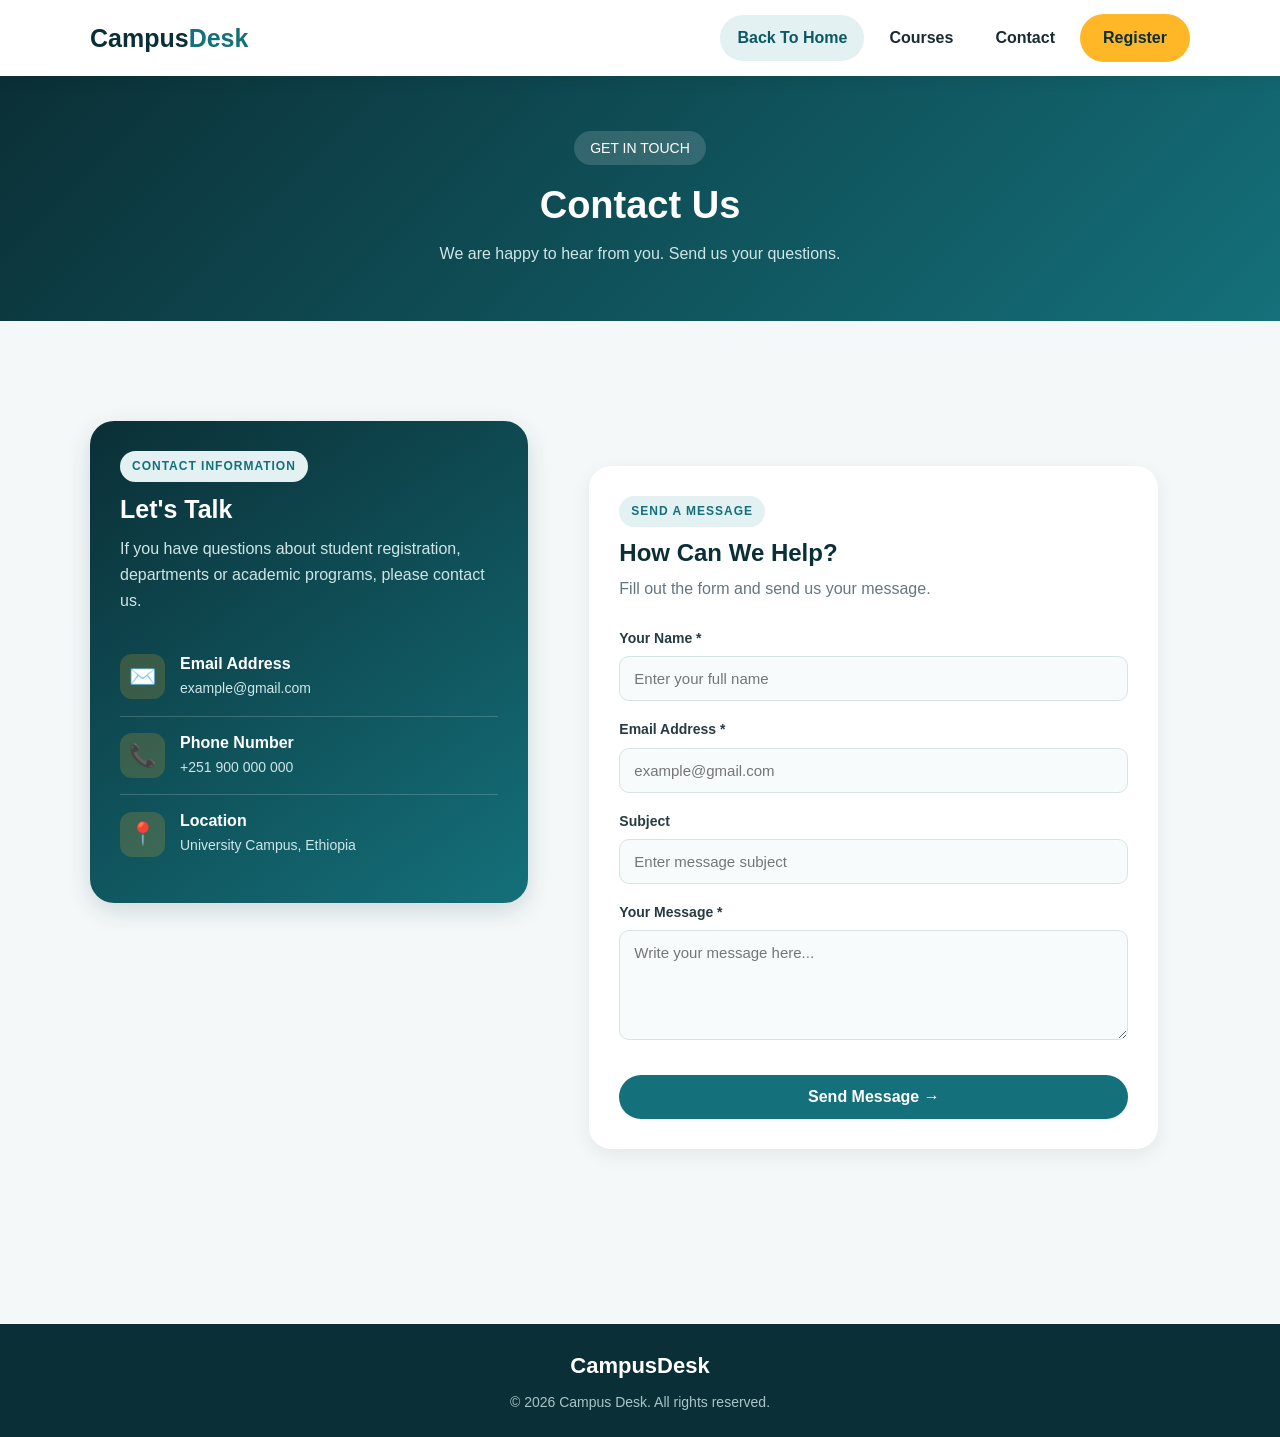
<file: OUR CAMPUS DESK/contact-us.html>
<!DOCTYPE html>
<html lang="en">
<head>
  <meta charset="UTF-8">
  <meta name="viewport" content="width=device-width, initial-scale=1.0">
  <meta name="description" content="Contact Campus Desk">
  <title>Campus Desk | Contact</title>
  <link rel="stylesheet" href="style.css">
</head>
<body>

  <!-- NAVBAR -->
  <header class="navbar">
    <div class="container navbar-inner">
      <a class="logo" href="index.html">Campus<span>Desk</span></a>

      <nav class="nav-links">
        <a href="index.html">Back To Home</a>
        <a href="course.html">Courses</a>
        <a class="active" href="contact.html">Contact</a>
        <a class="nav-button" href="form.html">Register</a>
      </nav>
    </div>
  </header>

  <main>

    <!-- PAGE HERO -->
    <section class="page-hero">
      <div class="container">
        <span class="hero-badge">GET IN TOUCH</span>
        <h1>Contact Us</h1>
        <p>We are happy to hear from you. Send us your questions.</p>
      </div>
    </section>

    <!-- CONTACT CONTENT -->
    <section class="section">
      <div class="container contact-layout">

        <!-- CONTACT INFORMATION -->
        <div class="contact-information">
          <span class="small-heading">CONTACT INFORMATION</span>
          <h2>Let's Talk</h2>
          <p>
            If you have questions about student registration,
            departments or academic programs, please contact us.
          </p>

          <div class="contact-detail">
            <div class="contact-icon">✉️</div>
            <div>
              <h3>Email Address</h3>
              <p>example@gmail.com</p>
            </div>
          </div>

          <div class="contact-detail">
            <div class="contact-icon">📞</div>
            <div>
              <h3>Phone Number</h3>
              <p>+251 900 000 000</p>
            </div>
          </div>

          <div class="contact-detail">
            <div class="contact-icon">📍</div>
            <div>
              <h3>Location</h3>
              <p>University Campus, Ethiopia</p>
            </div>
          </div>

        </div>

        <!-- CONTACT FORM -->
        <div class="form-card contact-form-card" id="contact-form">

          <div class="form-card-heading">
            <span class="small-heading">SEND A MESSAGE</span>
            <h2>How Can We Help?</h2>
            <p>Fill out the form and send us your message.</p>
          </div>

          <form action="#" method="post">

            <div class="field-group">
              <label for="contact-name">Your Name *</label>
              <input
                type="text"
                id="contact-name"
                name="name"
                placeholder="Enter your full name"
                required
              >
            </div>

            <div class="field-group">
              <label for="contact-email">Email Address *</label>
              <input
                type="email"
                id="contact-email"
                name="email"
                placeholder="example@gmail.com"
                required
              >
            </div>

            <div class="field-group">
              <label for="subject">Subject</label>
              <input
                type="text"
                id="subject"
                name="subject"
                placeholder="Enter message subject"
              >
            </div>

            <div class="field-group">
              <label for="contact-message">Your Message *</label>
              <textarea
                id="contact-message"
                name="message"
                placeholder="Write your message here..."
                required
              ></textarea>
            </div>

            <button class="btn btn-dark contact-submit" type="submit">
              Send Message →
            </button>

          </form>
        </div>

      </div>
    </section>

  </main>

  <!-- FOOTER -->
  <footer class="footer">
    <div class="container footer-inner">
      <a class="footer-logo" href="index.html">CampusDesk</a>
      <p>&copy; 2026 Campus Desk. All rights reserved.</p>
    </div>
  </footer>

</body>
</html>
</file>
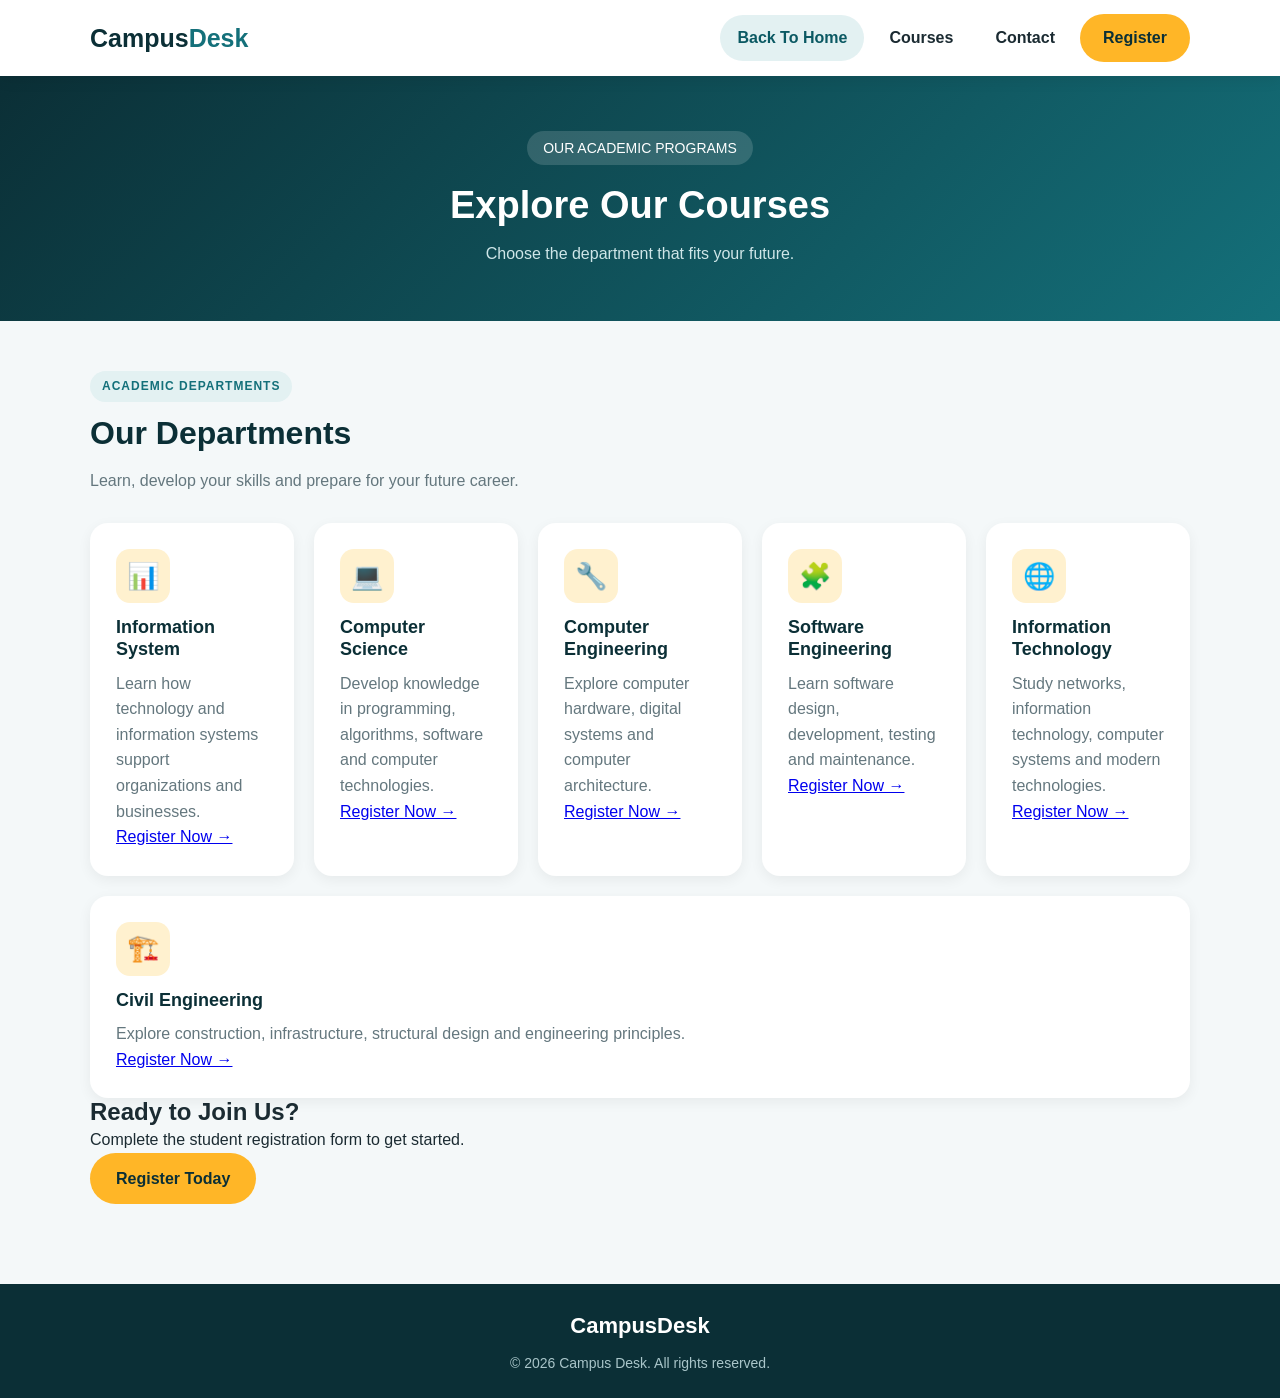
<file: OUR CAMPUS DESK/course.html>
<!DOCTYPE html>
<html lang="en">

<head>
  <meta charset="UTF-8">
  <meta name="viewport" content="width=device-width, initial-scale=1.0">
  <meta name="description" content="Explore Campus Desk academic departments">
  <title>Campus Desk | Courses</title>
  <link rel="stylesheet" href="style.css">
</head>

<body>

  <!-- NAVBAR -->
  <header class="navbar">
    <div class="container navbar-inner">
      <a class="logo" href="index.html">Campus<span>Desk</span></a>

      <nav class="nav-links">
        <a href="index.html">Back To Home</a>
        <a class="active" href="course.html">Courses</a>
        <a href="contact.html">Contact</a>
        <a class="nav-button" href="form.html">Register</a>
      </nav>
    </div>
  </header>

  <main>

    <!-- PAGE HERO -->
    <section class="page-hero">
      <div class="container">
        <span class="hero-badge">OUR ACADEMIC PROGRAMS</span>
        <h1>Explore Our Courses</h1>
        <p>Choose the department that fits your future.</p>
      </div>
    </section>

    <!-- COURSES -->
    <section class="section">
      <div class="container">

        <div class="section-heading">
          <span class="small-heading">ACADEMIC DEPARTMENTS</span>
          <h2 class="section-title">Our Departments</h2>
          <p class="section-text">
            Learn, develop your skills and prepare for your future career.
          </p>
        </div>

        <div class="course-grid">

          <article class="course-card">
            <div class="course-icon">📊</div>
            <h3>Information System</h3>
            <p>
              Learn how technology and information systems
              support organizations and businesses.
            </p>
            <a href="form.html" class="course-link">Register Now →</a>
          </article>

          <article class="course-card">
            <div class="course-icon">💻</div>
            <h3>Computer Science</h3>
            <p>
              Develop knowledge in programming, algorithms,
              software and computer technologies.
            </p>
            <a href="form.html" class="course-link">Register Now →</a>
          </article>

          <article class="course-card">
            <div class="course-icon">🔧</div>
            <h3>Computer Engineering</h3>
            <p>
              Explore computer hardware, digital systems
              and computer architecture.
            </p>
            <a href="form.html" class="course-link">Register Now →</a>
          </article>

          <article class="course-card">
            <div class="course-icon">🧩</div>
            <h3>Software Engineering</h3>
            <p>
              Learn software design, development,
              testing and maintenance.
            </p>
            <a href="form.html" class="course-link">Register Now →</a>
          </article>

          <article class="course-card">
            <div class="course-icon">🌐</div>
            <h3>Information Technology</h3>
            <p>
              Study networks, information technology,
              computer systems and modern technologies.
            </p>
            <a href="form.html" class="course-link">Register Now →</a>
          </article>

          <article class="course-card">
            <div class="course-icon">🏗️</div>
            <h3>Civil Engineering</h3>
            <p>
              Explore construction, infrastructure,
              structural design and engineering principles.
            </p>
            <a href="form.html" class="course-link">Register Now →</a>
          </article>

        </div>

        <div class="course-cta">
          <h2>Ready to Join Us?</h2>
          <p>Complete the student registration form to get started.</p>
          <a href="form.html" class="btn">Register Today</a>
        </div>

      </div>
    </section>

  </main>

  <!-- FOOTER -->
  <footer class="footer">
    <div class="container footer-inner">
      <a class="footer-logo" href="index.html">CampusDesk</a>
      <p>&copy; 2026 Campus Desk. All rights reserved.</p>
    </div>
  </footer>

</body>

</html>
</file>
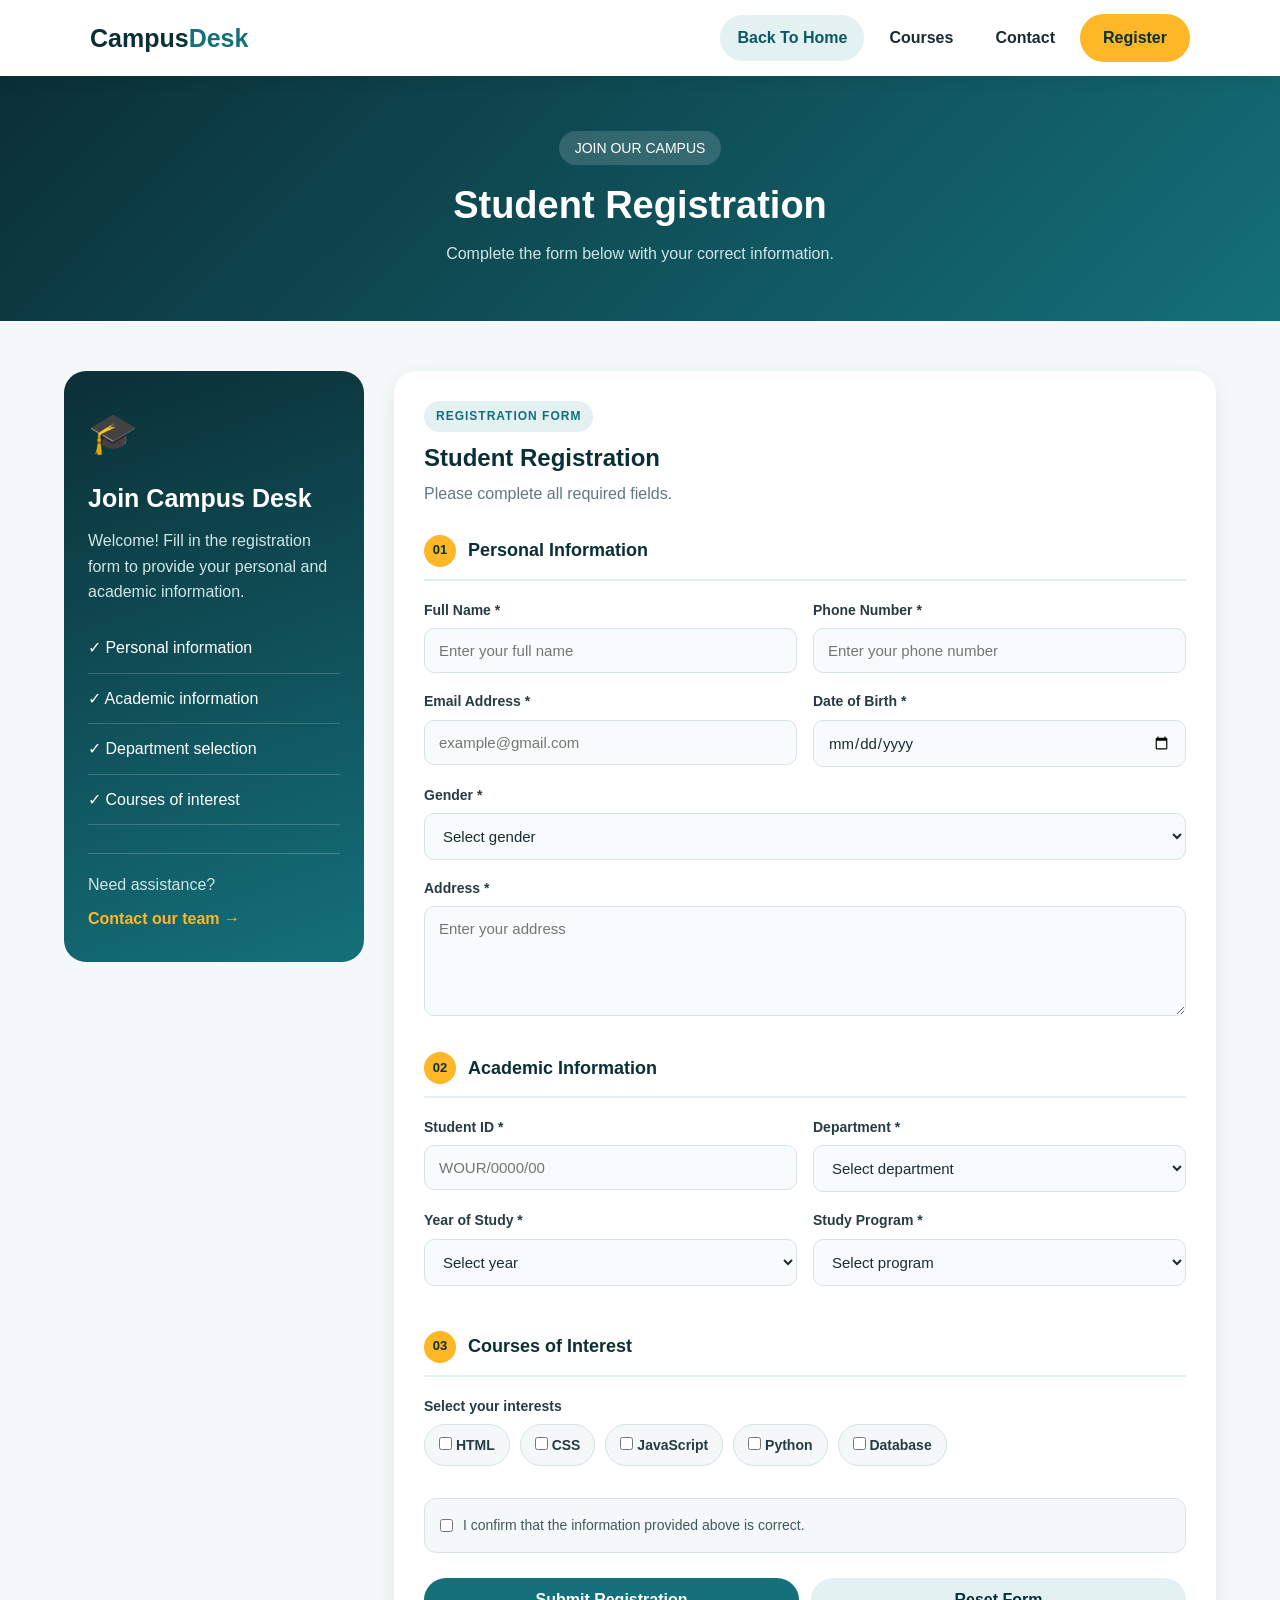
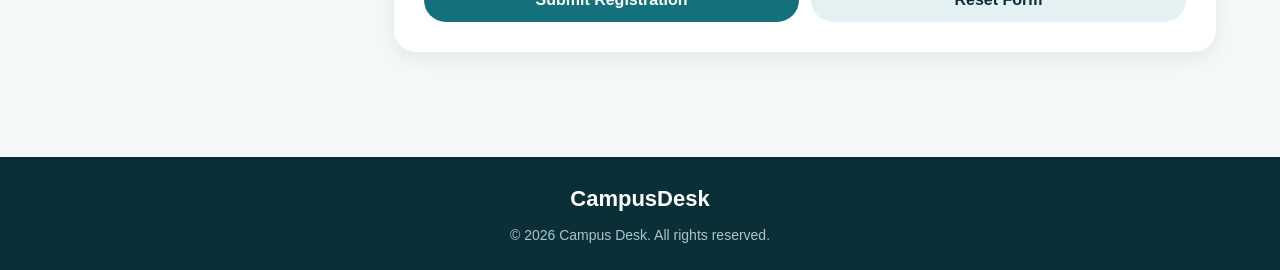
<file: OUR CAMPUS DESK/Form.html>
<!DOCTYPE html>
<html lang="en">

<head>
  <meta charset="UTF-8">
  <meta name="viewport" content="width=device-width, initial-scale=1.0">
  <meta name="description" content="Register as a student at Campus Desk">
  <title>Campus Desk | Student Registration</title>
  <link rel="stylesheet" href="style.css">
</head>

<body>

  <!-- NAVIGATION BAR -->
  <header class="navbar">
    <div class="container navbar-inner">

      <a class="logo" href="index.html">
        Campus<span>Desk</span>
      </a>

      <nav class="nav-links">
        <a href="index.html">Back To Home</a>
        <a href="course.html">Courses</a>
        <a href="contact-us.html">Contact</a>
        <a class="nav-button active" href="Form.html">Register</a>
      </nav>

    </div>
  </header>


  <main>

    <!-- PAGE HERO -->
    <section class="page-hero">
      <div class="container">

        <span class="hero-badge">JOIN OUR CAMPUS</span>

        <h1>Student Registration</h1>

        <p>
          Complete the form below with your correct information.
        </p>

      </div>
    </section>


    <!-- REGISTRATION SECTION -->
    <section class="section form-section">

      <div class="container form-layout">

        <!-- LEFT INFORMATION PANEL -->
        <aside class="form-side">

          <div class="form-side-icon">🎓</div>

          <h2>Join Campus Desk</h2>

          <p>
            Welcome! Fill in the registration form to provide
            your personal and academic information.
          </p>

          <ul>
            <li>✓ Personal information</li>
            <li>✓ Academic information</li>
            <li>✓ Department selection</li>
            <li>✓ Courses of interest</li>
          </ul>

          <div class="form-side-bottom">
            <p>Need assistance?</p>
            <a href="contact-us.html">
              Contact our team →
            </a>
          </div>

        </aside>


        <!-- RIGHT REGISTRATION FORM -->
        <div class="form-main">

          <div class="form-card" id="register">

            <div class="form-card-heading">

              <span class="small-heading">
                REGISTRATION FORM
              </span>

              <h2>Student Registration</h2>

              <p>
                Please complete all required fields.
              </p>

            </div>


            <form action="#" method="post">

              <!-- PERSONAL INFORMATION -->
              <div class="form-section-title">
                <span>01</span>
                Personal Information
              </div>


              <div class="field-row">

                <div class="field-group">
                  <label for="fullname">Full Name *</label>

                  <input type="text" id="fullname" name="fullname" placeholder="Enter your full name"
                    autocomplete="name" required>
                </div>


                <div class="field-group">
                  <label for="phone">Phone Number *</label>

                  <input type="tel" id="phone" name="phone" placeholder="Enter your phone number" autocomplete="tel"
                    required>
                </div>

              </div>


              <div class="field-row">

                <div class="field-group">
                  <label for="email">Email Address *</label>

                  <input type="email" id="email" name="email" placeholder="example@gmail.com" autocomplete="email"
                    required>
                </div>


                <div class="field-group">
                  <label for="dob">Date of Birth *</label>

                  <input type="date" id="dob" name="dob" required>
                </div>

              </div>


              <div class="field-group">
                <label for="gender">Gender *</label>

                <select id="gender" name="gender" required>
                  <option value="">Select gender</option>
                  <option value="Male">Male</option>
                  <option value="Female">Female</option>
                  <option value="Other">Other</option>
                </select>
              </div>


              <div class="field-group">
                <label for="address">Address *</label>

                <textarea id="address" name="address" placeholder="Enter your address" required></textarea>
              </div>



              <!-- ACADEMIC INFORMATION -->
              <div class="form-section-title">
                <span>02</span>
                Academic Information
              </div>


              <div class="field-row">

                <div class="field-group">
                  <label for="studentid">Student ID *</label>

                  <input type="text" id="studentid" name="studentid" placeholder="WOUR/0000/00" required>
                </div>


                <div class="field-group">
                  <label for="department">Department *</label>

                  <select id="department" name="department" required>
                    <option value="">Select department</option>
                    <option>Computer Science</option>
                    <option>Information System</option>
                    <option>Computer Engineering</option>
                    <option>Software Engineering</option>
                    <option>Information Technology</option>
                    <option>Civil Engineering</option>
                  </select>
                </div>

              </div>


              <div class="field-row">

                <div class="field-group">
                  <label for="year">Year of Study *</label>

                  <select id="year" name="year" required>
                    <option value="">Select year</option>
                    <option>Year 1</option>
                    <option>Year 2</option>
                    <option>Year 3</option>
                    <option>Year 4</option>
                    <option>Year 5</option>
                  </select>
                </div>


                <div class="field-group">
                  <label for="program">Study Program *</label>

                  <select id="program" name="program" required>
                    <option value="">Select program</option>
                    <option>Regular</option>
                    <option>Extension</option>
                    <option>Distance</option>
                    <option>Summer</option>
                  </select>
                </div>

              </div>



              <!-- COURSES OF INTEREST -->
              <div class="form-section-title">
                <span>03</span>
                Courses of Interest
              </div>


              <div class="field-group">

                <label>Select your interests</label>

                <div class="check-list">

                  <label class="check-item">
                    <input type="checkbox" name="interest" value="HTML">
                    <span>HTML</span>
                  </label>


                  <label class="check-item">
                    <input type="checkbox" name="interest" value="CSS">
                    <span>CSS</span>
                  </label>


                  <label class="check-item">
                    <input type="checkbox" name="interest" value="JavaScript">
                    <span>JavaScript</span>
                  </label>


                  <label class="check-item">
                    <input type="checkbox" name="interest" value="Python">
                    <span>Python</span>
                  </label>


                  <label class="check-item">
                    <input type="checkbox" name="interest" value="Database">
                    <span>Database</span>
                  </label>

                </div>

              </div>



              <!-- CONFIRMATION -->
              <div class="confirmation-box">

                <label class="confirmation-label">

                  <input type="checkbox" name="confirmation" required>

                  <span>
                    I confirm that the information provided
                    above is correct.
                  </span>

                </label>

              </div>



              <!-- FORM BUTTONS -->
              <div class="form-buttons">

                <button class="btn btn-dark" type="submit">
                  Submit Registration
                </button>

                <button class="btn btn-light" type="reset">
                  Reset Form
                </button>

              </div>

            </form>

          </div>

        </div>

      </div>

    </section>

  </main>



  <!-- FOOTER -->
  <footer class="footer">

    <div class="container footer-inner">

      <a class="footer-logo" href="index.html">
        CampusDesk
      </a>

      <p>
        &copy; 2026 Campus Desk. All rights reserved.
      </p>

    </div>

  </footer>

</body>

</html>
</file>
<file: OUR CAMPUS DESK/style.css>
/* =========================================
   1. GENERAL STYLES
========================================= */

* {
  margin: 0;
  padding: 0;
  box-sizing: border-box;
}

html {
  scroll-behavior: smooth;
}

body {
  font-family: "Segoe UI", Arial, sans-serif;
  background-color: #f4f8f9;
  color: #1b2b32;
  line-height: 1.6;
}

h1,
h2,
h3 {
  line-height: 1.2;
}

img,
video {
  max-width: 100%;
  display: block;
}

.container {
  width: 90%;
  max-width: 1100px;
  margin: 0 auto;
}


/* =========================================
   2. NAVIGATION BAR
========================================= */

.navbar {
  position: sticky;
  top: 0;
  z-index: 1000;
  width: 100%;
  background-color: #ffffff;
  box-shadow: 0 3px 15px rgba(0, 0, 0, 0.08);
}

.navbar-inner {
  display: flex;
  justify-content: space-between;
  align-items: center;
  flex-wrap: wrap;
  gap: 15px;
  padding: 14px 0;
}

.logo {
  color: #0b2f36;
  font-size: 25px;
  font-weight: 800;
  text-decoration: none;
}

.logo span {
  color: #14707a;
}

.nav-links {
  display: flex;
  align-items: center;
  justify-content: center;
  flex-wrap: wrap;
  gap: 8px;
}

.nav-links a {
  color: #1b2b32;
  text-decoration: none;
  padding: 10px 17px;
  border-radius: 25px;
  font-size: 16px;
  font-weight: 600;
  transition: 0.3s ease;
}

/* Courses and Contact */

.nav-links a:not(.nav-button):not([href="index.html"]) {
  background-color: transparent;
}

.nav-links a:not(.nav-button):not([href="index.html"]):hover {
  background-color: #e3f1f2;
  color: #14707a;
}

/* Back To Home - Different Color */

.nav-links a[href="index.html"] {
  background-color: #e3f1f2;
  color: #0b5963;
}

.nav-links a[href="index.html"]:hover {
  background-color: #0b5963;
  color: #ffffff;
}

/* Register Button */

.nav-links a.nav-button {
  background-color: #ffb627;
  color: #0b2f36;
  padding: 11px 23px;
}

.nav-links a.nav-button:hover {
  background-color: #0b2f36;
  color: #ffffff;
  transform: translateY(-2px);
}


/* =========================================
   3. BUTTONS
========================================= */

.btn {
  display: inline-block;
  padding: 13px 26px;
  border: none;
  border-radius: 30px;
  background-color: #ffb627;
  color: #0b2f36;
  font-size: 16px;
  font-weight: 700;
  text-decoration: none;
  cursor: pointer;
  transition: 0.3s ease;
}

.btn:hover {
  transform: translateY(-3px);
  box-shadow: 0 8px 18px rgba(255, 182, 39, 0.3);
}

.btn-dark {
  background-color: #14707a;
  color: #ffffff;
}

.btn-dark:hover {
  background-color: #0b2f36;
}

.btn-light {
  background-color: #e3f1f2;
  color: #0b2f36;
}

.btn-light:hover {
  background-color: #c8e0e3;
}


/* =========================================
   4. HOME PAGE - HERO SECTION
========================================= */

.hero {
  padding: 70px 0 90px;
  background: linear-gradient(135deg, #0b2f36, #14707a);
  color: #ffffff;
}

.hero-inner {
  display: flex;
  align-items: center;
  flex-wrap: wrap;
  gap: 40px;
}

.hero-text {
  flex: 1;
  min-width: 280px;
}

.hero-badge {
  display: inline-block;
  margin-bottom: 18px;
  padding: 6px 16px;
  border-radius: 20px;
  background-color: rgba(255, 255, 255, 0.15);
  font-size: 14px;
}

.hero-text h1 {
  font-size: 48px;
  font-weight: 800;
}

.hero-text h1 span {
  color: #ffb627;
}

.hero-text p {
  max-width: 480px;
  margin-top: 15px;
  color: #cfe6e8;
  font-size: 18px;
}

.hero-buttons {
  display: flex;
  flex-wrap: wrap;
  gap: 12px;
  margin-top: 25px;
}

.btn-outline {
  background-color: transparent;
  color: #ffffff;
  border: 2px solid rgba(255, 255, 255, 0.6);
}

.btn-outline:hover {
  background-color: #ffffff;
  color: #0b2f36;
}

.hero-image {
  flex: 1;
  min-width: 280px;
}

.hero-image img {
  width: 100%;
  height: 340px;
  object-fit: cover;
  border: 6px solid rgba(255, 255, 255, 0.2);
  border-radius: 24px;
  box-shadow: 0 20px 40px rgba(0, 0, 0, 0.25);
}


/* =========================================
   5. STATISTICS SECTION
========================================= */

.stats {
  margin-top: -45px;
}

.stats-inner {
  display: flex;
  flex-wrap: wrap;
  gap: 20px;
}

.stat-card {
  flex: 1;
  min-width: 180px;
  padding: 22px;
  border-radius: 16px;
  background-color: #ffffff;
  text-align: center;
  box-shadow: 0 10px 25px rgba(11, 47, 54, 0.12);
}

.stat-number {
  color: #14707a;
  font-size: 34px;
  font-weight: 800;
}

.stat-label {
  color: #64777e;
}


/* =========================================
   6. GENERAL SECTIONS
========================================= */

.section {
  padding: 50px 0;
}

.section-title {
  margin-bottom: 15px;
  color: #0b2f36;
  font-size: 32px;
}

.section-text {
  margin-bottom: 30px;
  color: #64777e;
}

.section-flush {
  padding-top: 0;
}


/* =========================================
   7. COURSES PAGE
========================================= */

.course-grid {
  display: flex;
  flex-wrap: wrap;
  gap: 20px;
}

.course-card {
  flex: 1;
  min-width: 200px;
  padding: 26px;
  border-radius: 18px;
  background-color: #ffffff;
  box-shadow: 0 4px 14px rgba(0, 0, 0, 0.06);
  transition: 0.3s ease;
}

.course-card:hover {
  transform: translateY(-8px);
  box-shadow: 0 16px 30px rgba(20, 112, 122, 0.2);
}

.course-icon {
  display: flex;
  align-items: center;
  justify-content: center;
  width: 54px;
  height: 54px;
  margin-bottom: 14px;
  border-radius: 14px;
  background-color: #fff1cf;
  font-size: 26px;
}

.course-card h3 {
  margin-bottom: 10px;
  color: #0b2f36;
  font-size: 18px;
}

.course-card p {
  color: #64777e;
}


/* =========================================
   8. STUDENT INFORMATION
========================================= */

.panel {
  padding: 30px;
  border-radius: 20px;
  background-color: #ffffff;
  box-shadow: 0 4px 14px rgba(0, 0, 0, 0.06);
}

.info-card {
  display: flex;
  flex-wrap: wrap;
  gap: 16px;
}

.info-item {
  flex: 1;
  min-width: 200px;
  padding: 18px;
  border-left: 5px solid #ffb627;
  border-radius: 14px;
  background-color: #f4f8f9;
}

.info-label {
  color: #64777e;
  font-size: 14px;
}

.info-value {
  color: #0b2f36;
  font-size: 20px;
  font-weight: 700;
}


/* =========================================
   9. CAMPUS LIFE - MEDIA
========================================= */

.media-grid {
  display: flex;
  flex-wrap: wrap;
  gap: 20px;
}

.media-box {
  flex: 1;
  min-width: 260px;
  padding: 20px;
  border-radius: 20px;
  background-color: #ffffff;
  box-shadow: 0 4px 14px rgba(0, 0, 0, 0.06);
}

.media-box h3 {
  margin-bottom: 15px;
  color: #0b2f36;
}

.media-box img,
.media-box video {
  width: 100%;
  height: 220px;
  object-fit: cover;
  border-radius: 12px;
}

.media-box audio {
  width: 100%;
  margin-top: 15px;
}


/* =========================================
   10. HOME PAGE CONTACT SECTION
========================================= */

.contact-box {
  padding: 50px 20px;
  border-radius: 24px;
  background: linear-gradient(135deg, #0b2f36, #14707a);
  color: #ffffff;
  text-align: center;
}

.contact-box h2 {
  font-size: 30px;
}

.contact-box p {
  margin: 12px 0;
}

.contact-box a {
  color: #ffb627;
}

.contact-box a.btn {
  color: #0b2f36;
}


/* =========================================
   11. INNER PAGE HERO
========================================= */

.page-hero {
  padding: 55px 20px;
  background: linear-gradient(135deg, #0b2f36, #14707a);
  color: #ffffff;
  text-align: center;
}

.page-hero h1 {
  margin-bottom: 12px;
  font-size: 38px;
}

.page-hero p {
  max-width: 650px;
  margin: auto;
  color: #cfe6e8;
}


/* =========================================
   12. REGISTRATION PAGE LAYOUT
========================================= */

.form-section {
  padding: 50px 0;
  overflow: hidden;
}

.form-layout {
  display: grid;
  grid-template-columns: 300px minmax(0, 1fr);
  align-items: start;
  gap: 30px;

  width: 90%;
  max-width: 1200px;
  margin: 0 auto;
}

/* LEFT INFORMATION PANEL */

.form-side {
  position: static;
  width: 100%;
  min-width: 0;
  max-width: none;
  margin: 0;
  padding: 30px 24px;
  border-radius: 22px;
  background: linear-gradient(160deg, #0b2f36, #14707a);
  color: #ffffff;
}

.form-side-icon {
  margin-bottom: 18px;
  font-size: 40px;
}

.form-side h2 {
  margin-bottom: 15px;
  color: #ffffff;
  font-size: 25px;
}

.form-side p {
  margin-bottom: 18px;
  color: #cfe6e8;
}

.form-side ul {
  padding: 0;
  list-style: none;
}

.form-side li {
  padding: 12px 0;
  border-bottom: 1px solid rgba(255, 255, 255, 0.18);
  color: #ffffff;
}

.form-side-bottom {
  margin-top: 28px;
  padding-top: 18px;
  border-top: 1px solid rgba(255, 255, 255, 0.2);
}

.form-side-bottom p {
  margin-bottom: 8px;
}

.form-side-bottom a {
  color: #ffb627;
  font-weight: 700;
  text-decoration: none;
}

.form-side-bottom a:hover {
  text-decoration: underline;
}


/* RIGHT FORM AREA */

.form-main {
  width: 100%;
  min-width: 0;
  max-width: none;
  margin: 0;
}


/* =========================================
   13. FORM CARDS
========================================= */

.form-card {
  width: 100%;
  max-width: none;
  margin: 0 0 25px;
  padding: 30px;
  border-radius: 22px;
  background-color: #ffffff;
  box-shadow: 0 6px 20px rgba(0, 0, 0, 0.07);
}

.form-card h2 {
  margin-bottom: 20px;
  color: #0b2f36;
  font-size: 24px;
}

.form-card-heading {
  margin-bottom: 25px;
}

.form-card-heading h2 {
  margin-bottom: 8px;
}

.form-card-heading p {
  color: #64777e;
}

.small-heading {
  display: inline-block;
  margin-bottom: 12px;
  padding: 6px 12px;
  border-radius: 20px;
  background-color: #e3f1f2;
  color: #14707a;
  font-size: 12px;
  font-weight: 800;
  letter-spacing: 1px;
}

#register {
  width: 100%;
  max-width: none;
}

#contact-form {
  width: 90%;
  max-width: 750px;
  margin: 45px auto;
}


/* =========================================
   14. FORM SECTION HEADINGS
========================================= */

.form-section-title {
  display: flex;
  align-items: center;
  gap: 12px;
  margin: 28px 0 18px;
  padding-bottom: 12px;
  border-bottom: 2px solid #e3f1f2;
  color: #0b2f36;
  font-size: 18px;
  font-weight: 700;
}

.form-section-title span {
  display: flex;
  align-items: center;
  justify-content: center;
  width: 32px;
  height: 32px;
  border-radius: 50%;
  background-color: #ffb627;
  color: #0b2f36;
  font-size: 13px;
}


/* =========================================
   15. FORM ROWS AND FIELD GROUPS
========================================= */

.field-row {
  display: grid;
  grid-template-columns: repeat(2, minmax(0, 1fr));
  gap: 16px;
}

.field-group {
  width: 100%;
  min-width: 0;
  margin-bottom: 17px;
}


/* =========================================
   16. FORM LABELS
========================================= */

.field-group label {
  display: block;
  margin-bottom: 7px;
  color: #263c42;
  font-size: 14px;
  font-weight: 650;
}


/* =========================================
   17. INPUT, SELECT AND TEXTAREA
========================================= */

.field-group input:not([type="checkbox"]),
.field-group select,
.field-group textarea {
  width: 100%;
  max-width: 100%;
  padding: 13px 14px;
  border: 1px solid #d7e3e5;
  border-radius: 10px;
  background-color: #f8fbfb;
  color: #1b2b32;
  font-family: inherit;
  font-size: 15px;
}

.field-group input:hover,
.field-group select:hover,
.field-group textarea:hover {
  border-color: #b9d2d6;
}

.field-group input:focus,
.field-group select:focus,
.field-group textarea:focus {
  outline: none;
  border-color: #14707a;
  background-color: #ffffff;
  box-shadow: 0 0 0 3px rgba(20, 112, 122, 0.12);
}

.field-group textarea {
  min-height: 110px;
  resize: vertical;
}


/* =========================================
   18. CHECKBOXES - COURSES OF INTEREST
========================================= */

.check-list {
  display: flex;
  flex-wrap: wrap;
  gap: 10px;
}

.check-item {
  display: flex;
  align-items: center;
  gap: 8px;
  padding: 9px 14px;
  border: 1px solid #d7e3e5;
  border-radius: 25px;
  background-color: #f4f8f9;
  cursor: pointer;
  font-size: 14px;
  transition: 0.2s ease;
}

.check-item:hover {
  border-color: #14707a;
  background-color: #e3f1f2;
}

.check-item input {
  width: auto;
  accent-color: #14707a;
}


/* =========================================
   19. CONFIRMATION CHECKBOX
========================================= */

.confirmation-box {
  margin: 25px 0;
  padding: 15px;
  border: 1px solid #d7e3e5;
  border-radius: 12px;
  background-color: #f4f8f9;
}

.confirmation-label {
  display: flex;
  align-items: flex-start;
  gap: 10px;
  color: #42575e;
  font-size: 14px;
  cursor: pointer;
}

.confirmation-label input {
  margin-top: 5px;
  accent-color: #14707a;
}


/* =========================================
   20. FORM BUTTONS
========================================= */

.form-buttons {
  display: flex;
  flex-wrap: wrap;
  gap: 12px;
  margin-top: 20px;
}

.form-buttons button {
  flex: 1;
  min-width: 180px;
}


/* =========================================
   21. CONTACT PAGE
========================================= */

.contact-layout {
  display: grid;
  grid-template-columns: 0.9fr 1.3fr;
  align-items: start;
  gap: 30px;

  width: 90%;
  max-width: 1100px;
  margin: 50px auto;
}

.contact-information {
  padding: 30px;
  border-radius: 24px;
  background: linear-gradient(145deg, #0b2f36, #14707a);
  color: #ffffff;
  box-shadow: 0 8px 25px rgba(11, 47, 54, 0.15);
}

.contact-information h2 {
  margin-bottom: 12px;
  font-size: 25px;
}

.contact-information>p {
  margin-bottom: 25px;
  color: #cfe6e8;
}

.contact-detail {
  display: flex;
  align-items: center;
  gap: 15px;
  padding: 16px 0;
  border-bottom: 1px solid rgba(255, 255, 255, 0.18);
}

.contact-detail:last-child {
  border-bottom: none;
}

.contact-icon {
  display: flex;
  align-items: center;
  justify-content: center;
  width: 45px;
  height: 45px;
  min-width: 45px;
  border-radius: 12px;
  background-color: rgba(255, 182, 39, 0.18);
  color: #ffb627;
  font-size: 22px;
}

.contact-detail h3 {
  margin-bottom: 4px;
  font-size: 16px;
}

.contact-detail p,
.contact-detail a {
  color: #cfe6e8;
  font-size: 14px;
  text-decoration: none;
  overflow-wrap: anywhere;
}

.contact-detail a:hover {
  color: #ffb627;
}

.contact-form-card {
  width: 100%;
  margin: 0;
}

.contact-form-card h2 {
  margin-bottom: 8px;
}

.contact-submit {
  width: 100%;
  margin-top: 10px;
}


/* =========================================
   22. FOOTER
========================================= */

.footer {
  margin-top: 30px;
  padding: 24px 0;
  background-color: #0b2f36;
  color: #a9c5c9;
  text-align: center;
}

.footer-inner {
  width: 90%;
  max-width: 1100px;
  margin: auto;
}

.footer-logo {
  display: inline-block;
  margin-bottom: 8px;
  color: #ffffff;
  font-size: 22px;
  font-weight: 800;
  text-decoration: none;
}

.footer-logo span {
  color: #ffb627;
}

.footer p {
  font-size: 14px;
}


/* =========================================
   23. BACK TO HOME BUTTON
========================================= */

.back-home {
  display: inline-block;
  padding: 12px 24px;
  border-radius: 25px;
  background-color: #0b5963;
  color: #ffffff;
  font-weight: 600;
  text-decoration: none;
  transition: 0.3s ease;
}

.back-home:hover {
  background-color: #ffb627;
  color: #0b2f36;
  transform: translateY(-3px);
}


/* =========================================
   24. RESPONSIVE DESIGN - TABLETS
========================================= */

@media (max-width: 900px) {

  .form-layout {
    grid-template-columns: 260px minmax(0, 1fr);
    gap: 20px;
  }

  .contact-layout {
    grid-template-columns: 1fr;
    max-width: 700px;
  }

}


/* =========================================
   25. RESPONSIVE DESIGN - MOBILE
========================================= */

@media (max-width: 700px) {

  .navbar-inner {
    flex-direction: column;
    gap: 12px;
  }

  .nav-links {
    justify-content: center;
  }

  .hero {
    padding: 40px 0 70px;
  }

  .hero-inner {
    gap: 25px;
  }

  .hero-text h1 {
    font-size: 34px;
  }

  .hero-image img {
    height: 220px;
  }

  .page-hero {
    padding: 40px 15px;
  }

  .page-hero h1 {
    font-size: 30px;
  }

  .form-layout {
    grid-template-columns: 1fr;
    width: 92%;
  }

  .form-side,
  .form-main {
    grid-column: 1;
    width: 100%;
    max-width: none;
  }

  .form-side {
    padding: 24px 20px;
  }

  .form-card {
    padding: 20px;
  }

  .field-row {
    grid-template-columns: 1fr;
    gap: 0;
  }

  .form-buttons {
    flex-direction: column;
  }

  .form-buttons button {
    width: 100%;
  }

  .media-box {
    min-width: 100%;
  }

  .section-title {
    font-size: 26px;
  }

  .info-value {
    font-size: 18px;
  }

  .contact-layout {
    width: 90%;
    margin: 30px auto;
    gap: 20px;
  }

  .contact-information,
  .contact-form-card {
    padding: 22px;
  }

}


/* =========================================
   26. SMALL MOBILE SCREENS
========================================= */

@media (max-width: 400px) {

  .logo {
    font-size: 21px;
  }

  .nav-links {
    gap: 4px;
  }

  .nav-links a {
    padding: 7px 10px;
    font-size: 13px;
  }

  .hero-text h1 {
    font-size: 29px;
  }

  .form-card {
    padding: 16px;
  }

}
</file>
